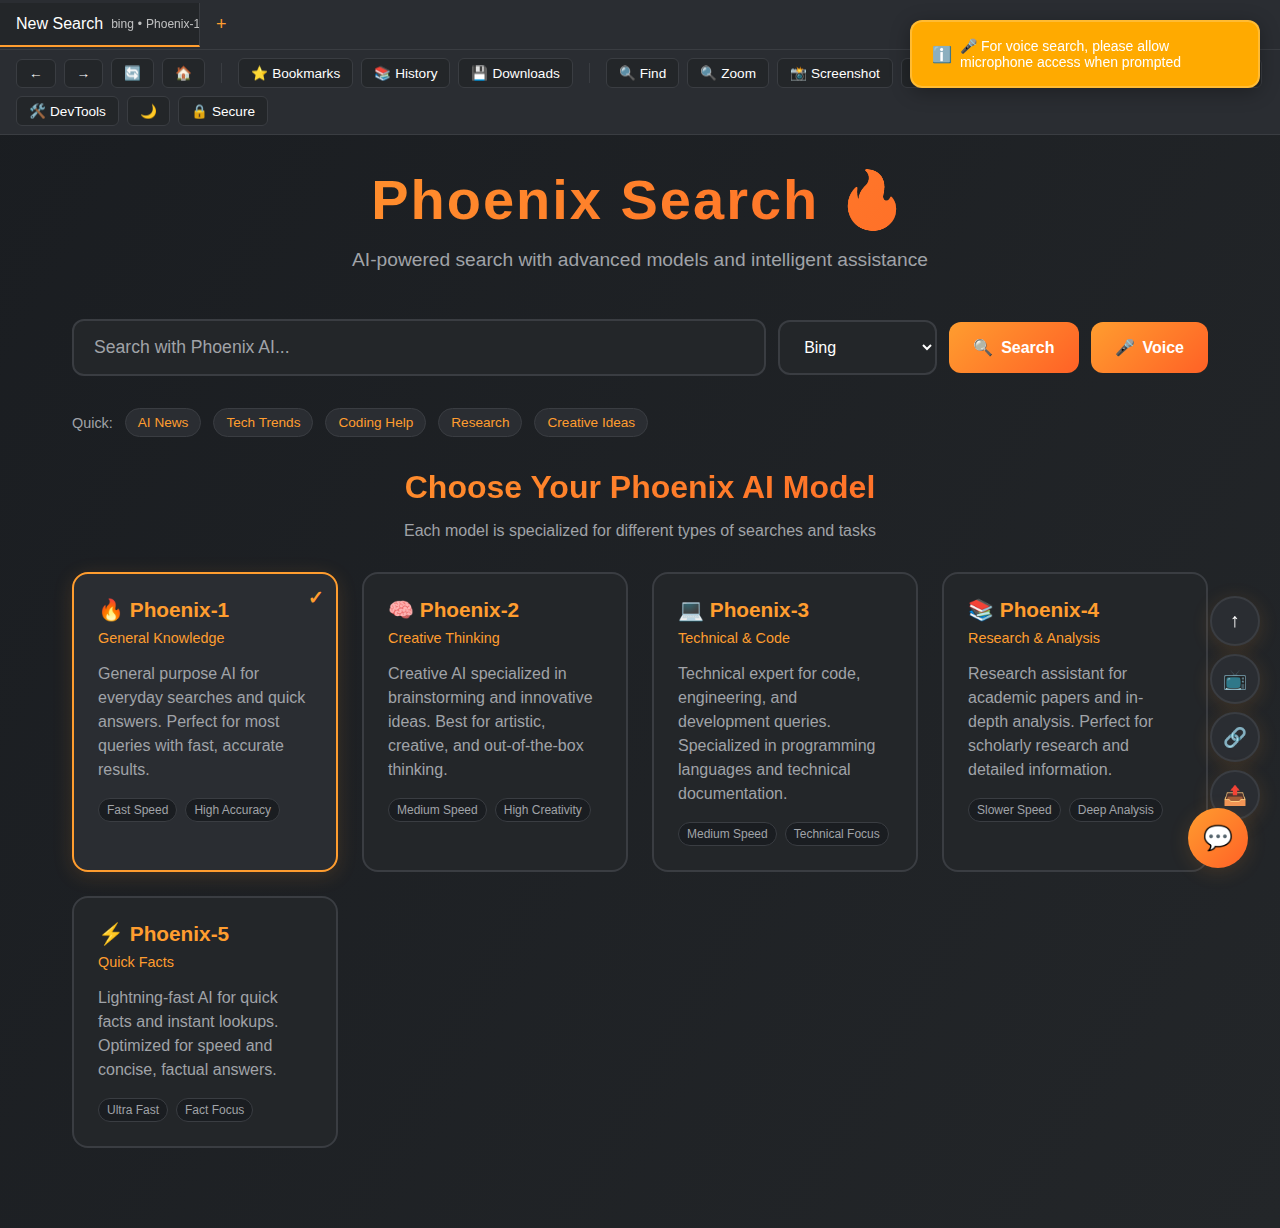
<file: phoenix-advanced-search.html>
<!DOCTYPE html>
<html lang="en">
<head>
    <meta charset="UTF-8">
    <meta name="viewport" content="width=device-width, initial-scale=1.0">
    <title>Phoenix Search - Advanced AI-Powered Search</title>
    <meta name="theme-color" content="#ff9d2f">
    <link rel="icon" href="[data-uri]" type="text/plain">
    <style>
        /* CSS Variables - Phoenix Theme */
        :root {
            --phoenix-orange: #ff9d2f;
            --phoenix-orange-dark: #ff6126;
            --phoenix-bg-dark: #1a1d21;
            --phoenix-bg-card: #232629;
            --phoenix-bg-elevated: #2a2d32;
            --phoenix-text: #ffffff;
            --phoenix-text-muted: #a0a3a8;
            --phoenix-border: #3a3d42;
            --phoenix-shadow: 0 4px 20px rgba(255, 157, 47, 0.15);
            --phoenix-shadow-elevated: 0 8px 32px rgba(26, 29, 33, 0.4);
            --gradient-phoenix: linear-gradient(135deg, #ff9d2f, #ff6126);
            --gradient-bg: linear-gradient(120deg, #1a1d21, #232629);
        }

        /* Reset and Base Styles */
        * {
            margin: 0;
            padding: 0;
            box-sizing: border-box;
        }

        body {
            font-family: 'Segoe UI', 'Apple Color Emoji', sans-serif;
            background: var(--gradient-bg);
            color: var(--phoenix-text);
            min-height: 100vh;
            overflow-x: hidden;
        }

        /* Scrollbar Styling */
        ::-webkit-scrollbar {
            width: 6px;
            height: 6px;
        }

        ::-webkit-scrollbar-track {
            background: var(--phoenix-bg-dark);
        }

        ::-webkit-scrollbar-thumb {
            background: var(--phoenix-orange);
            border-radius: 3px;
        }

        /* Main Container */
        .app-container {
            min-height: 100vh;
            display: flex;
            flex-direction: column;
        }

        /* Tab Bar */
        .tab-bar {
            background: var(--phoenix-bg-elevated);
            border-bottom: 1px solid var(--phoenix-border);
            display: flex;
            align-items: center;
            min-height: 50px;
            overflow-x: auto;
            scrollbar-width: none;
            -ms-overflow-style: none;
        }

        .tab-bar::-webkit-scrollbar {
            display: none;
        }

        .tab {
            display: flex;
            align-items: center;
            gap: 8px;
            padding: 12px 16px;
            background: transparent;
            color: var(--phoenix-text-muted);
            border: none;
            cursor: pointer;
            transition: all 0.2s ease;
            border-right: 1px solid var(--phoenix-border);
            min-width: 120px;
            max-width: 200px;
            position: relative;
            white-space: nowrap;
            overflow: hidden;
            text-overflow: ellipsis;
        }

        .tab.active {
            background: var(--phoenix-bg-card);
            color: var(--phoenix-text);
            border-bottom: 2px solid var(--phoenix-orange);
        }

        .tab:hover:not(.active) {
            background: rgba(255, 157, 47, 0.1);
            color: var(--phoenix-text);
        }

        .tab-close {
            background: none;
            border: none;
            color: var(--phoenix-text-muted);
            cursor: pointer;
            padding: 2px;
            border-radius: 50%;
            width: 18px;
            height: 18px;
            display: flex;
            align-items: center;
            justify-content: center;
            margin-left: auto;
            opacity: 0;
            transition: opacity 0.2s ease;
        }

        .tab:hover .tab-close {
            opacity: 1;
        }

        .tab-close:hover {
            background: rgba(255, 97, 38, 0.2);
            color: var(--phoenix-orange-dark);
        }

        .new-tab-btn {
            background: none;
            border: none;
            color: var(--phoenix-orange);
            cursor: pointer;
            padding: 12px 16px;
            font-size: 18px;
            transition: all 0.2s ease;
        }

        .new-tab-btn:hover {
            background: rgba(255, 157, 47, 0.1);
        }

        /* Main Content */
        .main-content {
            flex: 1;
            padding: 2rem;
            max-width: 1200px;
            margin: 0 auto;
            width: 100%;
        }

        /* Header */
        .header {
            text-align: center;
            margin-bottom: 3rem;
        }

        .title {
            font-size: 3.5rem;
            font-weight: bold;
            background: var(--gradient-phoenix);
            -webkit-background-clip: text;
            background-clip: text;
            -webkit-text-fill-color: transparent;
            margin-bottom: 1rem;
            letter-spacing: 2px;
        }

        .subtitle {
            font-size: 1.2rem;
            color: var(--phoenix-text-muted);
            margin-bottom: 2rem;
        }

        /* Search Form */
        .search-form {
            display: flex;
            gap: 12px;
            margin-bottom: 2rem;
            align-items: center;
            flex-wrap: wrap;
        }

        .search-input {
            flex: 1;
            min-width: 300px;
            padding: 16px 20px;
            border: 2px solid var(--phoenix-border);
            border-radius: 12px;
            background: var(--phoenix-bg-card);
            color: var(--phoenix-text);
            font-size: 1.1rem;
            outline: none;
            transition: all 0.3s ease;
        }

        .search-input:focus {
            border-color: var(--phoenix-orange);
            box-shadow: 0 0 0 3px rgba(255, 157, 47, 0.1);
        }

        .search-input::placeholder {
            color: var(--phoenix-text-muted);
        }

        .engine-select {
            padding: 16px 20px;
            border: 2px solid var(--phoenix-border);
            border-radius: 12px;
            background: var(--phoenix-bg-card);
            color: var(--phoenix-text);
            font-size: 1rem;
            outline: none;
            cursor: pointer;
            transition: all 0.3s ease;
        }

        .engine-select:focus {
            border-color: var(--phoenix-orange);
        }

        .search-btn, .voice-btn {
            padding: 16px 24px;
            border: none;
            border-radius: 12px;
            background: var(--gradient-phoenix);
            color: white;
            font-size: 1rem;
            font-weight: 600;
            cursor: pointer;
            transition: all 0.3s ease;
            display: flex;
            align-items: center;
            gap: 8px;
        }

        .search-btn:hover, .voice-btn:hover {
            transform: translateY(-2px);
            box-shadow: var(--phoenix-shadow);
        }

        .voice-btn.listening {
            animation: pulse 1s infinite;
            background: var(--phoenix-orange-dark);
        }

        @keyframes pulse {
            0%, 100% { transform: scale(1); }
            50% { transform: scale(1.05); }
        }

        /* Quick Access */
        .quick-access {
            display: flex;
            gap: 12px;
            margin-bottom: 2rem;
            flex-wrap: wrap;
            align-items: center;
        }

        .quick-label {
            color: var(--phoenix-text-muted);
            font-size: 0.9rem;
        }

        .quick-badge {
            background: var(--phoenix-bg-elevated);
            color: var(--phoenix-orange);
            padding: 6px 12px;
            border-radius: 20px;
            border: 1px solid var(--phoenix-border);
            cursor: pointer;
            transition: all 0.2s ease;
            font-size: 0.85rem;
        }

        .quick-badge:hover {
            background: var(--phoenix-orange);
            color: white;
            transform: translateY(-1px);
        }

        /* Model Selector */
        .model-selector {
            margin-bottom: 3rem;
        }

        .model-title {
            text-align: center;
            font-size: 2rem;
            font-weight: bold;
            background: var(--gradient-phoenix);
            -webkit-background-clip: text;
            background-clip: text;
            -webkit-text-fill-color: transparent;
            margin-bottom: 1rem;
        }

        .model-description {
            text-align: center;
            color: var(--phoenix-text-muted);
            margin-bottom: 2rem;
        }

        .models-grid {
            display: grid;
            grid-template-columns: repeat(auto-fit, minmax(250px, 1fr));
            gap: 1.5rem;
        }

        .model-card {
            background: var(--phoenix-bg-card);
            border: 2px solid var(--phoenix-border);
            border-radius: 16px;
            padding: 1.5rem;
            cursor: pointer;
            transition: all 0.3s ease;
            position: relative;
            overflow: hidden;
        }

        .model-card:hover {
            transform: translateY(-4px);
            box-shadow: var(--phoenix-shadow-elevated);
            border-color: var(--phoenix-orange);
        }

        .model-card.selected {
            border-color: var(--phoenix-orange);
            background: var(--phoenix-bg-elevated);
            box-shadow: var(--phoenix-shadow);
        }

        .model-card.selected::after {
            content: "✓";
            position: absolute;
            top: 12px;
            right: 12px;
            color: var(--phoenix-orange);
            font-weight: bold;
            font-size: 1.2rem;
        }

        .model-name {
            font-size: 1.3rem;
            font-weight: bold;
            color: var(--phoenix-orange);
            margin-bottom: 0.5rem;
        }

        .model-specialty {
            font-size: 0.9rem;
            color: var(--phoenix-orange);
            margin-bottom: 1rem;
            font-weight: 500;
        }

        .model-desc {
            color: var(--phoenix-text-muted);
            line-height: 1.5;
            margin-bottom: 1rem;
        }

        .model-badges {
            display: flex;
            gap: 8px;
        }

        .model-badge {
            background: var(--phoenix-bg-dark);
            color: var(--phoenix-text-muted);
            padding: 4px 8px;
            border-radius: 12px;
            font-size: 0.75rem;
            border: 1px solid var(--phoenix-border);
        }

        /* Search Results */
        .search-results {
            margin-top: 2rem;
        }

        .results-header {
            background: var(--phoenix-bg-elevated);
            border: 1px solid var(--phoenix-border);
            border-radius: 12px;
            padding: 1rem;
            margin-bottom: 1.5rem;
            display: flex;
            gap: 2rem;
            align-items: center;
            flex-wrap: wrap;
        }

        .result-badge {
            background: var(--phoenix-bg-card);
            color: var(--phoenix-orange);
            padding: 4px 12px;
            border-radius: 16px;
            font-size: 0.85rem;
            border: 1px solid var(--phoenix-border);
        }

        .result-card {
            background: var(--phoenix-bg-card);
            border: 1px solid var(--phoenix-border);
            border-radius: 16px;
            padding: 1.5rem;
            margin-bottom: 1rem;
            transition: all 0.3s ease;
        }

        .result-card:hover {
            border-color: var(--phoenix-orange);
            background: var(--phoenix-bg-elevated);
            transform: translateY(-1px);
        }

        .result-title {
            font-size: 1.2rem;
            font-weight: 600;
            color: var(--phoenix-text);
            margin-bottom: 0.5rem;
            text-decoration: none;
            display: block;
        }

        .result-title:hover {
            color: var(--phoenix-orange);
        }

        .result-url {
            color: var(--phoenix-orange);
            font-size: 0.9rem;
            margin-bottom: 0.5rem;
            display: flex;
            align-items: center;
            gap: 6px;
        }

        .result-snippet {
            color: var(--phoenix-text-muted);
            line-height: 1.6;
            margin-bottom: 1rem;
        }

        .result-actions {
            display: flex;
            gap: 8px;
        }

        .result-action {
            background: none;
            border: 1px solid var(--phoenix-border);
            color: var(--phoenix-text-muted);
            padding: 6px 12px;
            border-radius: 8px;
            cursor: pointer;
            transition: all 0.2s ease;
            font-size: 0.85rem;
        }

        .result-action:hover {
            background: var(--phoenix-orange);
            color: white;
            border-color: var(--phoenix-orange);
        }

        /* Chat Assistant */
        .chat-assistant {
            position: fixed;
            bottom: 2rem;
            right: 2rem;
            z-index: 1000;
            transition: all 0.3s ease;
        }

        .chat-toggle {
            width: 60px;
            height: 60px;
            border-radius: 50%;
            background: var(--gradient-phoenix);
            border: none;
            color: white;
            font-size: 1.5rem;
            cursor: pointer;
            box-shadow: var(--phoenix-shadow);
            transition: all 0.3s ease;
        }

        .chat-toggle:hover {
            transform: scale(1.1);
        }

        .chat-panel {
            position: absolute;
            bottom: 80px;
            right: 0;
            width: 380px;
            height: 500px;
            background: var(--phoenix-bg-card);
            border: 1px solid var(--phoenix-border);
            border-radius: 16px;
            box-shadow: var(--phoenix-shadow-elevated);
            display: none;
            flex-direction: column;
            overflow: hidden;
        }

        .chat-panel.active {
            display: flex;
        }

        .chat-header {
            background: var(--phoenix-bg-elevated);
            padding: 1rem;
            border-bottom: 1px solid var(--phoenix-border);
            display: flex;
            align-items: center;
            gap: 12px;
        }

        .chat-avatar {
            width: 32px;
            height: 32px;
            background: var(--gradient-phoenix);
            border-radius: 50%;
            display: flex;
            align-items: center;
            justify-content: center;
            color: white;
            font-size: 0.9rem;
        }

        .chat-info h3 {
            font-size: 1rem;
            color: var(--phoenix-text);
            margin-bottom: 2px;
        }

        .chat-info p {
            font-size: 0.8rem;
            color: var(--phoenix-text-muted);
        }

        .chat-messages {
            flex: 1;
            padding: 1rem;
            overflow-y: auto;
            display: flex;
            flex-direction: column;
            gap: 1rem;
        }

        .message {
            display: flex;
            gap: 8px;
            max-width: 85%;
        }

        .message.user {
            align-self: flex-end;
            flex-direction: row-reverse;
        }

        .message-avatar {
            width: 24px;
            height: 24px;
            border-radius: 50%;
            display: flex;
            align-items: center;
            justify-content: center;
            font-size: 0.7rem;
            flex-shrink: 0;
        }

        .message.bot .message-avatar {
            background: var(--gradient-phoenix);
            color: white;
        }

        .message.user .message-avatar {
            background: var(--phoenix-bg-elevated);
            color: var(--phoenix-text);
        }

        .message-content {
            background: var(--phoenix-bg-elevated);
            padding: 8px 12px;
            border-radius: 12px;
            font-size: 0.9rem;
            line-height: 1.4;
        }

        .message.user .message-content {
            background: var(--phoenix-orange);
            color: white;
        }

        .chat-input-form {
            padding: 1rem;
            border-top: 1px solid var(--phoenix-border);
            display: flex;
            gap: 8px;
        }

        .chat-input {
            flex: 1;
            padding: 8px 12px;
            border: 1px solid var(--phoenix-border);
            border-radius: 20px;
            background: var(--phoenix-bg-elevated);
            color: var(--phoenix-text);
            outline: none;
            font-size: 0.9rem;
        }

        .chat-input:focus {
            border-color: var(--phoenix-orange);
        }

        .chat-send {
            width: 36px;
            height: 36px;
            border-radius: 50%;
            background: var(--gradient-phoenix);
            border: none;
            color: white;
            cursor: pointer;
            display: flex;
            align-items: center;
            justify-content: center;
        }

        /* Loading Animation */
        .loading {
            display: flex;
            gap: 4px;
            align-items: center;
            justify-content: center;
            padding: 2rem;
        }

        .loading-dot {
            width: 8px;
            height: 8px;
            background: var(--phoenix-orange);
            border-radius: 50%;
            animation: loading 1s infinite ease-in-out;
        }

        .loading-dot:nth-child(2) { animation-delay: 0.2s; }
        .loading-dot:nth-child(3) { animation-delay: 0.4s; }

        @keyframes loading {
            0%, 100% { transform: scale(1); opacity: 0.7; }
            50% { transform: scale(1.2); opacity: 1; }
        }

        @keyframes slideInRight {
            from {
                transform: translateX(100%);
                opacity: 0;
            }
            to {
                transform: translateX(0);
                opacity: 1;
            }
        }

        @keyframes slideOutRight {
            from {
                transform: translateX(0);
                opacity: 1;
            }
            to {
                transform: translateX(100%);
                opacity: 0;
            }
        }

        /* Responsive Design */
        @media (max-width: 768px) {
            .main-content {
                padding: 1rem;
            }

            .title {
                font-size: 2.5rem;
            }

            .search-form {
                flex-direction: column;
            }

            .search-input {
                min-width: 100%;
            }

            .models-grid {
                grid-template-columns: 1fr;
            }

            .chat-panel {
                width: 320px;
                height: 400px;
            }

            .results-header {
                flex-direction: column;
                align-items: flex-start;
                gap: 1rem;
            }
        }

        /* Browser Features Styles */
        .browser-toolbar {
            background: var(--phoenix-bg-elevated);
            border-bottom: 1px solid var(--phoenix-border);
            padding: 8px 16px;
            display: flex;
            align-items: center;
            gap: 8px;
            flex-wrap: wrap;
        }

        .toolbar-btn {
            background: var(--phoenix-bg-card);
            border: 1px solid var(--phoenix-border);
            color: var(--phoenix-text);
            padding: 6px 12px;
            border-radius: 6px;
            cursor: pointer;
            font-size: 0.85rem;
            transition: all 0.2s ease;
            display: flex;
            align-items: center;
            gap: 4px;
        }

        .toolbar-btn:hover {
            background: var(--phoenix-bg-elevated);
            border-color: var(--phoenix-orange);
            color: var(--phoenix-orange);
        }

        .toolbar-btn.active {
            background: var(--phoenix-orange);
            color: white;
            border-color: var(--phoenix-orange);
        }

        .browser-sidebar {
            position: fixed;
            left: -300px;
            top: 0;
            width: 300px;
            height: 100vh;
            background: var(--phoenix-bg-card);
            border-right: 2px solid var(--phoenix-border);
            transition: left 0.3s ease;
            z-index: 1000;
            overflow-y: auto;
        }

        .browser-sidebar.active {
            left: 0;
        }

        .sidebar-header {
            background: var(--phoenix-bg-elevated);
            padding: 1rem;
            border-bottom: 1px solid var(--phoenix-border);
            display: flex;
            justify-content: space-between;
            align-items: center;
        }

        .sidebar-content {
            padding: 1rem;
        }

        .bookmark-item, .history-item {
            background: var(--phoenix-bg-elevated);
            border: 1px solid var(--phoenix-border);
            border-radius: 8px;
            padding: 12px;
            margin-bottom: 8px;
            cursor: pointer;
            transition: all 0.2s ease;
        }

        .bookmark-item:hover, .history-item:hover {
            border-color: var(--phoenix-orange);
            background: var(--phoenix-bg-card);
        }

        .bookmark-title, .history-title {
            font-weight: 600;
            color: var(--phoenix-text);
            margin-bottom: 4px;
            font-size: 0.9rem;
        }

        .bookmark-url, .history-url {
            color: var(--phoenix-text-muted);
            font-size: 0.8rem;
            word-break: break-all;
        }

        .find-bar {
            position: fixed;
            top: 60px;
            right: 20px;
            background: var(--phoenix-bg-elevated);
            border: 2px solid var(--phoenix-orange);
            border-radius: 8px;
            padding: 8px 12px;
            display: none;
            z-index: 1000;
            box-shadow: var(--phoenix-shadow);
        }

        .find-bar.active {
            display: flex;
            align-items: center;
            gap: 8px;
        }

        .find-input {
            background: var(--phoenix-bg-card);
            border: 1px solid var(--phoenix-border);
            color: var(--phoenix-text);
            padding: 4px 8px;
            border-radius: 4px;
            outline: none;
            width: 200px;
        }

        .zoom-controls {
            position: fixed;
            top: 100px;
            right: 20px;
            background: var(--phoenix-bg-elevated);
            border: 2px solid var(--phoenix-border);
            border-radius: 8px;
            padding: 8px;
            display: none;
            z-index: 1000;
            box-shadow: var(--phoenix-shadow);
        }

        .zoom-controls.active {
            display: flex;
            flex-direction: column;
            gap: 4px;
        }

        .security-indicator {
            position: fixed;
            top: 140px;
            right: 20px;
            background: var(--phoenix-bg-elevated);
            border: 2px solid;
            border-radius: 8px;
            padding: 8px 12px;
            display: none;
            z-index: 1000;
            box-shadow: var(--phoenix-shadow);
            font-size: 0.85rem;
        }

        .security-indicator.secure {
            border-color: #44ff44;
            color: #44ff44;
        }

        .security-indicator.warning {
            border-color: #ffaa00;
            color: #ffaa00;
        }

        .security-indicator.danger {
            border-color: #ff4444;
            color: #ff4444;
        }

        .reader-mode {
            position: fixed;
            top: 0;
            left: 0;
            width: 100vw;
            height: 100vh;
            background: #f5f5f5;
            color: #333;
            z-index: 10000;
            display: none;
            overflow-y: auto;
            padding: 2rem;
        }

        .reader-mode.active {
            display: block;
        }

        .reader-content {
            max-width: 800px;
            margin: 0 auto;
            font-family: 'Georgia', serif;
            line-height: 1.8;
            font-size: 1.1rem;
        }

        .floating-tools {
            position: fixed;
            bottom: 80px;
            right: 20px;
            display: flex;
            flex-direction: column;
            gap: 8px;
            z-index: 999;
        }

        .floating-btn {
            width: 50px;
            height: 50px;
            border-radius: 50%;
            background: var(--phoenix-bg-elevated);
            border: 2px solid var(--phoenix-border);
            color: var(--phoenix-text);
            cursor: pointer;
            display: flex;
            align-items: center;
            justify-content: center;
            font-size: 1.2rem;
            transition: all 0.3s ease;
            box-shadow: var(--phoenix-shadow);
        }

        .floating-btn:hover {
            background: var(--phoenix-orange);
            color: white;
            border-color: var(--phoenix-orange);
            transform: scale(1.1);
        }

        /* Utility Classes */
        .hidden { display: none !important; }
        .flex { display: flex; }
        .items-center { align-items: center; }
        .gap-2 { gap: 0.5rem; }
        .text-center { text-align: center; }
        .mb-4 { margin-bottom: 1rem; }
        .p-4 { padding: 1rem; }
    </style>
</head>
<body>
    <div class="app-container">
        <!-- Tab Bar -->
        <div class="tab-bar" id="tabBar">
            <!-- Tabs will be dynamically added here -->
        </div>

        <!-- Browser Toolbar -->
        <div class="browser-toolbar">
            <!-- Navigation Controls -->
            <button class="toolbar-btn" onclick="goBack()" title="Back (Alt+←)">
                <span>←</span>
            </button>
            <button class="toolbar-btn" onclick="goForward()" title="Forward (Alt+→)">
                <span>→</span>
            </button>
            <button class="toolbar-btn" onclick="refreshPage()" title="Refresh (Ctrl+R)">
                <span>🔄</span>
            </button>
            <button class="toolbar-btn" onclick="goHome()" title="Home">
                <span>🏠</span>
            </button>

            <!-- Divider -->
            <div style="width: 1px; height: 20px; background: var(--phoenix-border); margin: 0 8px;"></div>

            <!-- Browser Features -->
            <button class="toolbar-btn" onclick="toggleBookmarks()" title="Bookmarks (Ctrl+Shift+B)">
                <span>⭐</span> Bookmarks
            </button>
            <button class="toolbar-btn" onclick="toggleHistory()" title="History (Ctrl+H)">
                <span>📚</span> History
            </button>
            <button class="toolbar-btn" onclick="toggleDownloads()" title="Downloads (Ctrl+J)">
                <span>💾</span> Downloads
            </button>

            <!-- Divider -->
            <div style="width: 1px; height: 20px; background: var(--phoenix-border); margin: 0 8px;"></div>

            <!-- Tools -->
            <button class="toolbar-btn" onclick="toggleFindBar()" title="Find in page (Ctrl+F)">
                <span>🔍</span> Find
            </button>
            <button class="toolbar-btn" onclick="toggleZoomControls()" title="Zoom">
                <span>🔍</span> Zoom
            </button>
            <button class="toolbar-btn" onclick="takeScreenshot()" title="Screenshot">
                <span>📸</span> Screenshot
            </button>
            <button class="toolbar-btn" onclick="generateQR()" title="QR Code">
                <span>📱</span> QR
            </button>
            <button class="toolbar-btn" onclick="toggleReaderMode()" title="Reader Mode">
                <span>📖</span> Reader
            </button>
            <button class="toolbar-btn" onclick="translatePage()" title="Translate">
                <span>🌐</span> Translate
            </button>
            <button class="toolbar-btn" onclick="printPage()" title="Print (Ctrl+P)">
                <span>🖨️</span> Print
            </button>
            <button class="toolbar-btn" onclick="toggleDevTools()" title="Developer Tools (F12)">
                <span>🛠️</span> DevTools
            </button>

            <!-- Theme Toggle -->
            <button class="toolbar-btn" onclick="toggleTheme()" title="Toggle Theme">
                <span id="themeIcon">🌙</span>
            </button>

            <!-- Security Indicator -->
            <button class="toolbar-btn" onclick="showSecurity()" title="Security Info">
                <span id="securityIcon">🔒</span> Secure
            </button>
        </div>

        <!-- Main Content -->
        <div class="main-content">
            <!-- Header -->
            <div class="header" id="header">
                <h1 class="title">Phoenix Search 🔥</h1>
                <p class="subtitle">AI-powered search with advanced models and intelligent assistance</p>
            </div>

            <!-- Search Form -->
            <form class="search-form" id="searchForm">
                <input type="text" class="search-input" id="searchInput" placeholder="Search with Phoenix AI..." autocomplete="off">
                <select class="engine-select" id="engineSelect">
                    <option value="bing">Bing</option>
                    <option value="google">Google</option>
                    <option value="duckduckgo">DuckDuckGo</option>
                    <option value="brave">Brave</option>
                </select>
                <button type="submit" class="search-btn">
                    <span>🔍</span>
                    Search
                </button>
                <button type="button" class="voice-btn" id="voiceBtn">
                    <span>🎤</span>
                    Voice
                </button>
            </form>

            <!-- Quick Access -->
            <div class="quick-access">
                <span class="quick-label">Quick:</span>
                <div class="quick-badge" data-query="AI news today">AI News</div>
                <div class="quick-badge" data-query="latest tech trends">Tech Trends</div>
                <div class="quick-badge" data-query="programming tutorials">Coding Help</div>
                <div class="quick-badge" data-query="scientific research">Research</div>
                <div class="quick-badge" data-query="creative writing ideas">Creative Ideas</div>
            </div>

            <!-- Model Selector -->
            <div class="model-selector" id="modelSelector">
                <h2 class="model-title">Choose Your Phoenix AI Model</h2>
                <p class="model-description">Each model is specialized for different types of searches and tasks</p>
                <div class="models-grid">
                    <div class="model-card selected" data-model="Phoenix-1">
                        <div class="model-name">🔥 Phoenix-1</div>
                        <div class="model-specialty">General Knowledge</div>
                        <div class="model-desc">General purpose AI for everyday searches and quick answers. Perfect for most queries with fast, accurate results.</div>
                        <div class="model-badges">
                            <span class="model-badge">Fast Speed</span>
                            <span class="model-badge">High Accuracy</span>
                        </div>
                    </div>
                    
                    <div class="model-card" data-model="Phoenix-2">
                        <div class="model-name">🧠 Phoenix-2</div>
                        <div class="model-specialty">Creative Thinking</div>
                        <div class="model-desc">Creative AI specialized in brainstorming and innovative ideas. Best for artistic, creative, and out-of-the-box thinking.</div>
                        <div class="model-badges">
                            <span class="model-badge">Medium Speed</span>
                            <span class="model-badge">High Creativity</span>
                        </div>
                    </div>
                    
                    <div class="model-card" data-model="Phoenix-3">
                        <div class="model-name">💻 Phoenix-3</div>
                        <div class="model-specialty">Technical & Code</div>
                        <div class="model-desc">Technical expert for code, engineering, and development queries. Specialized in programming languages and technical documentation.</div>
                        <div class="model-badges">
                            <span class="model-badge">Medium Speed</span>
                            <span class="model-badge">Technical Focus</span>
                        </div>
                    </div>
                    
                    <div class="model-card" data-model="Phoenix-4">
                        <div class="model-name">📚 Phoenix-4</div>
                        <div class="model-specialty">Research & Analysis</div>
                        <div class="model-desc">Research assistant for academic papers and in-depth analysis. Perfect for scholarly research and detailed information.</div>
                        <div class="model-badges">
                            <span class="model-badge">Slower Speed</span>
                            <span class="model-badge">Deep Analysis</span>
                        </div>
                    </div>
                    
                    <div class="model-card" data-model="Phoenix-5">
                        <div class="model-name">⚡ Phoenix-5</div>
                        <div class="model-specialty">Quick Facts</div>
                        <div class="model-desc">Lightning-fast AI for quick facts and instant lookups. Optimized for speed and concise, factual answers.</div>
                        <div class="model-badges">
                            <span class="model-badge">Ultra Fast</span>
                            <span class="model-badge">Fact Focus</span>
                        </div>
                    </div>
                </div>
            </div>

            <!-- Search Results -->
            <div class="search-results hidden" id="searchResults">
                <div class="results-header">
                    <div class="flex items-center gap-2">
                        <span style="color: var(--phoenix-text-muted);">Engine:</span>
                        <span class="result-badge" id="currentEngine">Bing</span>
                    </div>
                    <div class="flex items-center gap-2">
                        <span style="color: var(--phoenix-text-muted);">Model:</span>
                        <span class="result-badge" id="currentModel">Phoenix-1</span>
                    </div>
                    <div class="flex items-center gap-2">
                        <span style="color: var(--phoenix-text-muted);">⏱️</span>
                        <span style="color: var(--phoenix-text-muted);" id="resultCount">0 results</span>
                    </div>
                </div>
                <div id="resultsContainer">
                    <!-- Results will be populated here -->
                </div>
            </div>
        </div>

        <!-- Browser Sidebar -->
        <div class="browser-sidebar" id="browserSidebar">
            <div class="sidebar-header">
                <h3 id="sidebarTitle">Bookmarks</h3>
                <button onclick="closeSidebar()" style="background: none; border: none; color: var(--phoenix-text-muted); cursor: pointer; font-size: 1.2rem;">×</button>
            </div>
            <div class="sidebar-content" id="sidebarContent">
                <!-- Content will be dynamically loaded -->
            </div>
        </div>

        <!-- Find Bar -->
        <div class="find-bar" id="findBar">
            <input type="text" class="find-input" id="findInput" placeholder="Find in page...">
            <button onclick="findNext()" style="background: none; border: none; color: var(--phoenix-orange); cursor: pointer;">↓</button>
            <button onclick="findPrev()" style="background: none; border: none; color: var(--phoenix-orange); cursor: pointer;">↑</button>
            <button onclick="closeFindBar()" style="background: none; border: none; color: var(--phoenix-text-muted); cursor: pointer;">×</button>
        </div>

        <!-- Zoom Controls -->
        <div class="zoom-controls" id="zoomControls">
            <button onclick="zoomIn()" class="toolbar-btn" style="margin: 0;">🔍+ Zoom In</button>
            <div style="text-align: center; margin: 4px 0; color: var(--phoenix-text);" id="zoomLevel">100%</div>
            <button onclick="zoomOut()" class="toolbar-btn" style="margin: 0;">🔍− Zoom Out</button>
            <button onclick="resetZoom()" class="toolbar-btn" style="margin: 0;">↺ Reset</button>
        </div>

        <!-- Security Indicator -->
        <div class="security-indicator secure" id="securityIndicator">
            🔒 Secure Connection
        </div>

        <!-- Reader Mode -->
        <div class="reader-mode" id="readerMode">
            <div class="reader-content">
                <div style="text-align: center; margin-bottom: 2rem;">
                    <button onclick="toggleReaderMode()" style="background: var(--phoenix-orange); color: white; border: none; padding: 8px 16px; border-radius: 6px; cursor: pointer;">× Exit Reader Mode</button>
                </div>
                <div id="readerContent">
                    <h1>Phoenix Search - Reader Mode</h1>
                    <p>This is a clean, distraction-free reading experience. The content has been optimized for readability with improved typography and spacing.</p>
                    <p>Reader mode removes ads, navigation elements, and other distractions to help you focus on the content that matters.</p>
                </div>
            </div>
        </div>

        <!-- Floating Tools -->
        <div class="floating-tools">
            <button class="floating-btn" onclick="scrollToTop()" title="Scroll to Top">
                ↑
            </button>
            <button class="floating-btn" onclick="togglePictureInPicture()" title="Picture in Picture">
                📺
            </button>
            <button class="floating-btn" onclick="copyPageURL()" title="Copy Page URL">
                🔗
            </button>
            <button class="floating-btn" onclick="shareCurrentPage()" title="Share Page">
                📤
            </button>
        </div>

        <!-- Chat Assistant -->
        <div class="chat-assistant">
            <div class="chat-panel" id="chatPanel">
                <div class="chat-header">
                    <div class="chat-avatar">🤖</div>
                    <div class="chat-info">
                        <h3>Phoenix AI Assistant</h3>
                        <p id="chatModel">Phoenix-1</p>
                    </div>
                    <button class="chat-close" id="chatClose" style="margin-left: auto; background: none; border: none; color: var(--phoenix-text-muted); cursor: pointer; padding: 4px;">✕</button>
                </div>
                <div class="chat-messages" id="chatMessages">
                    <div class="message bot">
                        <div class="message-avatar">🤖</div>
                        <div class="message-content">
                            Hi! I'm Phoenix AI. I'm here to help with your search queries and provide detailed explanations. What would you like to know?
                        </div>
                    </div>
                </div>
                <form class="chat-input-form" id="chatForm">
                    <input type="text" class="chat-input" id="chatInput" placeholder="Ask Phoenix AI..." autocomplete="off">
                    <button type="submit" class="chat-send">📤</button>
                </form>
            </div>
            <button class="chat-toggle" id="chatToggle">💬</button>
        </div>
    </div>

    <script>
        // Global State
        let tabs = [];
        let activeTabId = null;
        let selectedModel = 'Phoenix-1';
        let isVoiceListening = false;
        let searchHistory = [];
        let chatMessages = [];
        let bookmarks = [];
        let browsingHistory = [];
        let downloads = [];
        let currentZoom = 100;
        let isDarkTheme = true;
        let currentSidebar = null;

        // Initialize Application
        document.addEventListener('DOMContentLoaded', function() {
            initializeApp();
            setupEventListeners();
            loadSavedData();
            requestMicrophonePermission();
        });

        // Request microphone permission on page load
        function requestMicrophonePermission() {
            if (navigator.mediaDevices && navigator.mediaDevices.getUserMedia) {
                navigator.mediaDevices.getUserMedia({ audio: true })
                    .then(function(stream) {
                        // Permission granted, stop the stream
                        stream.getTracks().forEach(track => track.stop());
                        console.log('🎤 Microphone permission granted');
                        showNotification('🎤 Microphone ready for voice search!', 'success');
                    })
                    .catch(function(error) {
                        console.log('🎤 Microphone permission denied:', error);
                        showNotification('🎤 For voice search, please allow microphone access when prompted', 'warning');
                    });
            }
        }

        function initializeApp() {
            // Create initial tab
            const initialTab = createTab('New Search', '', selectedModel, 'bing');
            tabs.push(initialTab);
            activeTabId = initialTab.id;
            renderTabs();
        }

        function createTab(title, query = '', model = selectedModel, engine = 'bing') {
            return {
                id: Date.now() + Math.random(),
                title: title || 'New Search',
                query: query,
                model: model,
                engine: engine,
                timestamp: new Date(),
                hasResults: false
            };
        }

        function setupEventListeners() {
            // Search form
            document.getElementById('searchForm').addEventListener('submit', handleSearch);
            
            // Voice search
            document.getElementById('voiceBtn').addEventListener('click', handleVoiceSearch);
            
            // Model selection
            document.querySelectorAll('.model-card').forEach(card => {
                card.addEventListener('click', () => {
                    const model = card.dataset.model;
                    selectModel(model);
                });
            });

            // Quick access badges
            document.querySelectorAll('.quick-badge').forEach(badge => {
                badge.addEventListener('click', () => {
                    const query = badge.dataset.query;
                    document.getElementById('searchInput').value = query;
                    performSearch(query);
                });
            });

            // Chat functionality
            document.getElementById('chatToggle').addEventListener('click', toggleChat);
            document.getElementById('chatClose').addEventListener('click', toggleChat);
            document.getElementById('chatForm').addEventListener('submit', handleChatMessage);

            // Tab functionality
            document.addEventListener('click', function(e) {
                if (e.target.matches('.new-tab-btn')) {
                    addNewTab();
                } else if (e.target.matches('.tab-close')) {
                    e.stopPropagation();
                    const tabId = e.target.closest('.tab').dataset.tabId;
                    closeTab(tabId);
                } else if (e.target.matches('.tab') || e.target.closest('.tab')) {
                    const tab = e.target.matches('.tab') ? e.target : e.target.closest('.tab');
                    const tabId = tab.dataset.tabId;
                    switchToTab(tabId);
                }
            });

            // Keyboard shortcuts
            document.addEventListener('keydown', handleKeyboardShortcuts);

            // Find bar functionality
            document.getElementById('findInput').addEventListener('input', performFind);
            document.getElementById('findInput').addEventListener('keydown', function(e) {
                if (e.key === 'Enter') {
                    if (e.shiftKey) {
                        findPrev();
                    } else {
                        findNext();
                    }
                } else if (e.key === 'Escape') {
                    closeFindBar();
                }
            });

            // Load saved browser data
            loadBrowserData();
        }

        function handleSearch(e) {
            e.preventDefault();
            const query = document.getElementById('searchInput').value.trim();
            if (query) {
                performSearch(query);
            }
        }

        function performSearch(query) {
            const engine = document.getElementById('engineSelect').value;
            
            // Update active tab
            if (activeTabId) {
                const tabIndex = tabs.findIndex(tab => tab.id === activeTabId);
                if (tabIndex !== -1) {
                    tabs[tabIndex].query = query;
                    tabs[tabIndex].title = query.length > 20 ? query.slice(0, 20) + '...' : query;
                    tabs[tabIndex].engine = engine;
                    tabs[tabIndex].model = selectedModel;
                    tabs[tabIndex].hasResults = true;
                    renderTabs();
                }
            }

            // Add to search history
            if (!searchHistory.includes(query)) {
                searchHistory.unshift(query);
                searchHistory = searchHistory.slice(0, 10);
            }

            // Add Phoenix model prefix for enhanced search
            const modelPrefix = `[${selectedModel}] `;
            const enhancedQuery = modelPrefix + query;

            // Open real search engine in new tab/window
            let searchUrl;
            switch(engine) {
                case 'bing':
                    searchUrl = `https://www.bing.com/search?q=${encodeURIComponent(enhancedQuery)}`;
                    break;
                case 'google':
                    searchUrl = `https://www.google.com/search?q=${encodeURIComponent(enhancedQuery)}`;
                    break;
                case 'duckduckgo':
                    searchUrl = `https://duckduckgo.com/?q=${encodeURIComponent(enhancedQuery)}`;
                    break;
                case 'brave':
                    searchUrl = `https://search.brave.com/search?q=${encodeURIComponent(enhancedQuery)}`;
                    break;
                default:
                    searchUrl = `https://www.google.com/search?q=${encodeURIComponent(enhancedQuery)}`;
            }

            // Show search options with iframe capability
            showSearchOptions(query, engine, selectedModel, searchUrl);

            // Hide model selector and show results
            document.getElementById('modelSelector').classList.add('hidden');
            document.getElementById('header').classList.add('hidden');

            saveData();
        }

        function showSearchOptions(query, engine, model, searchUrl) {
            const resultsContainer = document.getElementById('searchResults');
            const currentEngine = document.getElementById('currentEngine');
            const currentModel = document.getElementById('currentModel');
            const resultCount = document.getElementById('resultCount');
            const resultsContent = document.getElementById('resultsContainer');

            currentEngine.textContent = engine.charAt(0).toUpperCase() + engine.slice(1);
            currentModel.textContent = model;
            
            resultsContainer.classList.remove('hidden');

            // Create search options interface
            resultsContent.innerHTML = `
                <div style="margin-bottom: 2rem;">
                    <div style="background: var(--phoenix-bg-elevated); border-radius: 16px; border: 2px solid var(--phoenix-orange); padding: 1.5rem;">
                        <div style="text-align: center; margin-bottom: 1.5rem;">
                            <h3 style="color: var(--phoenix-orange); margin-bottom: 0.5rem;">🔍 Search with ${engine.charAt(0).toUpperCase() + engine.slice(1)}</h3>
                            <p style="color: var(--phoenix-text-muted); font-size: 0.9rem;">
                                <strong>Enhanced Query:</strong> "${query}" (powered by ${model})
                            </p>
                        </div>
                        
                        <div style="display: grid; grid-template-columns: repeat(auto-fit, minmax(200px, 1fr)); gap: 1rem; margin-bottom: 1.5rem;">
                            <button onclick="openInNewTab('${searchUrl}')" style="
                                padding: 12px 20px;
                                background: var(--gradient-phoenix);
                                color: white;
                                border: none;
                                border-radius: 12px;
                                font-weight: 600;
                                cursor: pointer;
                                transition: all 0.3s ease;
                                display: flex;
                                align-items: center;
                                justify-content: center;
                                gap: 8px;
                            " onmouseover="this.style.transform='translateY(-2px)'" onmouseout="this.style.transform='translateY(0)'">
                                🚀 Open in New Tab
                            </button>
                            
                            <button onclick="showEmbeddedSearch('${query}', '${engine}', '${model}', '${searchUrl}')" style="
                                padding: 12px 20px;
                                background: var(--phoenix-bg-card);
                                color: var(--phoenix-orange);
                                border: 2px solid var(--phoenix-orange);
                                border-radius: 12px;
                                font-weight: 600;
                                cursor: pointer;
                                transition: all 0.3s ease;
                                display: flex;
                                align-items: center;
                                justify-content: center;
                                gap: 8px;
                            " onmouseover="this.style.transform='translateY(-2px)'" onmouseout="this.style.transform='translateY(0)'">
                                📱 Embed Here
                            </button>
                            
                            <button onclick="openInSidebar('${query}', '${engine}', '${model}', '${searchUrl}')" style="
                                padding: 12px 20px;
                                background: var(--phoenix-bg-card);
                                color: var(--phoenix-text);
                                border: 2px solid var(--phoenix-border);
                                border-radius: 12px;
                                font-weight: 600;
                                cursor: pointer;
                                transition: all 0.3s ease;
                                display: flex;
                                align-items: center;
                                justify-content: center;
                                gap: 8px;
                            " onmouseover="this.style.backgroundColor='var(--phoenix-bg-elevated)'" onmouseout="this.style.backgroundColor='var(--phoenix-bg-card)'">
                                📋 Split View
                            </button>
                        </div>
                        
                        <div style="text-align: center;">
                            <p style="color: var(--phoenix-text-muted); font-size: 0.85rem; margin: 0;">
                                💡 Choose how you want to view your search results
                            </p>
                        </div>
                    </div>
                </div>
            `;

            resultCount.textContent = 'Choose search method';
            
            // Auto-open in new tab after 3 seconds if no choice made
            setTimeout(() => {
                showNotification('⏰ Auto-opening in new tab...', 'info');
                setTimeout(() => {
                    openInNewTab(searchUrl);
                }, 1000);
            }, 3000);
        }

        function openInNewTab(searchUrl) {
            try {
                const newWindow = window.open(searchUrl, '_blank');
                if (!newWindow) {
                    showNotification('❌ Popup blocked! Please allow popups or try embed option.', 'error');
                } else {
                    showNotification('🚀 Opened search in new tab!', 'success');
                }
            } catch (error) {
                console.error('Error opening new tab:', error);
                showNotification('❌ Failed to open new tab. Try the embed option.', 'error');
            }
        }

        function showEmbeddedSearch(query, engine, model, searchUrl) {
            const resultsContent = document.getElementById('resultsContainer');
            const resultCount = document.getElementById('resultCount');
            
            showNotification(`📱 Loading embedded ${engine} search...`, 'info');

            resultsContent.innerHTML = `
                <div style="margin-bottom: 1rem;">
                    <div style="display: flex; justify-content: space-between; align-items: center; padding: 1rem; background: var(--phoenix-bg-elevated); border-radius: 12px; border: 2px solid var(--phoenix-orange);">
                        <div>
                            <h3 style="color: var(--phoenix-orange); margin: 0; font-size: 1.1rem;">🌐 ${engine.charAt(0).toUpperCase() + engine.slice(1)} Search (Embedded)</h3>
                            <p style="color: var(--phoenix-text-muted); margin: 4px 0 0 0; font-size: 0.85rem;">"${query}" powered by ${model}</p>
                        </div>
                        <div style="display: flex; gap: 8px;">
                            <button onclick="toggleIframeFullscreen()" style="
                                padding: 6px 12px;
                                background: var(--phoenix-orange);
                                color: white;
                                border: none;
                                border-radius: 6px;
                                font-size: 0.8rem;
                                cursor: pointer;
                            ">⛶ Fullscreen</button>
                            <button onclick="refreshIframe()" style="
                                padding: 6px 12px;
                                background: var(--phoenix-bg-card);
                                color: var(--phoenix-orange);
                                border: 1px solid var(--phoenix-orange);
                                border-radius: 6px;
                                font-size: 0.8rem;
                                cursor: pointer;
                            ">🔄 Refresh</button>
                            <button onclick="closeEmbedded()" style="
                                padding: 6px 12px;
                                background: var(--phoenix-bg-card);
                                color: var(--phoenix-text-muted);
                                border: 1px solid var(--phoenix-border);
                                border-radius: 6px;
                                font-size: 0.8rem;
                                cursor: pointer;
                            ">✕ Close</button>
                        </div>
                    </div>
                </div>
                
                <div id="iframeContainer" style="border-radius: 12px; overflow: hidden; border: 2px solid var(--phoenix-border); position: relative;">
                    <div id="iframeLoader" style="
                        position: absolute;
                        top: 0;
                        left: 0;
                        right: 0;
                        bottom: 0;
                        background: var(--phoenix-bg-card);
                        display: flex;
                        align-items: center;
                        justify-content: center;
                        z-index: 10;
                    ">
                        <div style="text-align: center;">
                            <div class="loading" style="margin-bottom: 1rem;">
                                <div class="loading-dot"></div>
                                <div class="loading-dot"></div>
                                <div class="loading-dot"></div>
                            </div>
                            <p style="color: var(--phoenix-text-muted);">Loading search results...</p>
                        </div>
                    </div>
                    <iframe 
                        id="searchIframe"
                        src="${searchUrl}" 
                        style="width: 100%; height: 70vh; border: none; background: white;" 
                        frameborder="0"
                        sandbox="allow-same-origin allow-scripts allow-forms allow-popups allow-popups-to-escape-sandbox allow-top-navigation"
                        loading="lazy"
                        onload="hideIframeLoader()">
                    </iframe>
                </div>
                
                <div style="margin-top: 1rem; text-align: center;">
                    <p style="color: var(--phoenix-text-muted); font-size: 0.85rem;">
                        💡 <strong>Tips:</strong> Use fullscreen for better viewing • Double-click iframe to exit fullscreen • Some features may be limited in embedded mode
                    </p>
                </div>
            `;

            resultCount.textContent = `Embedded ${engine} results`;
        }

        function openInSidebar(query, engine, model, searchUrl) {
            const resultsContent = document.getElementById('resultsContainer');
            const resultCount = document.getElementById('resultCount');
            
            showNotification(`📋 Loading split view for ${engine}...`, 'info');

            resultsContent.innerHTML = `
                <div style="display: grid; grid-template-columns: 1fr 1fr; gap: 1rem; height: 80vh;">
                    <!-- Left Panel: Mock Results -->
                    <div style="background: var(--phoenix-bg-card); border-radius: 12px; border: 2px solid var(--phoenix-border); overflow: hidden;">
                        <div style="padding: 1rem; background: var(--phoenix-bg-elevated); border-bottom: 1px solid var(--phoenix-border);">
                            <h3 style="color: var(--phoenix-orange); margin: 0; font-size: 1rem;">📊 Phoenix AI Results</h3>
                            <p style="color: var(--phoenix-text-muted); margin: 4px 0 0 0; font-size: 0.8rem;">AI-powered insights for "${query}"</p>
                        </div>
                        <div id="mockResultsPanel" style="padding: 1rem; height: calc(100% - 80px); overflow-y: auto;">
                            <div class="loading">
                                <div class="loading-dot"></div>
                                <div class="loading-dot"></div>
                                <div class="loading-dot"></div>
                            </div>
                        </div>
                    </div>
                    
                    <!-- Right Panel: Live Search -->
                    <div style="background: var(--phoenix-bg-card); border-radius: 12px; border: 2px solid var(--phoenix-border); overflow: hidden;">
                        <div style="padding: 1rem; background: var(--phoenix-bg-elevated); border-bottom: 1px solid var(--phoenix-border); display: flex; justify-content: space-between; align-items: center;">
                            <div>
                                <h3 style="color: var(--phoenix-orange); margin: 0; font-size: 1rem;">🌐 Live ${engine.charAt(0).toUpperCase() + engine.slice(1)} Results</h3>
                                <p style="color: var(--phoenix-text-muted); margin: 4px 0 0 0; font-size: 0.8rem;">Real-time search results</p>
                            </div>
                            <button onclick="openInNewTab('${searchUrl}')" style="
                                padding: 4px 8px;
                                background: var(--phoenix-orange);
                                color: white;
                                border: none;
                                border-radius: 4px;
                                font-size: 0.75rem;
                                cursor: pointer;
                            ">🔗 Open Full</button>
                        </div>
                        <iframe 
                            src="${searchUrl}" 
                            style="width: 100%; height: calc(100% - 80px); border: none; background: white;" 
                            frameborder="0"
                            sandbox="allow-same-origin allow-scripts allow-forms allow-popups allow-popups-to-escape-sandbox"
                            loading="lazy">
                        </iframe>
                    </div>
                </div>
            `;

            resultCount.textContent = `Split view: Phoenix AI + ${engine}`;
            
            // Load mock results in left panel
            setTimeout(() => {
                const mockResults = generateMockResults(query, model);
                document.getElementById('mockResultsPanel').innerHTML = mockResults.map(result => `
                    <div style="margin-bottom: 1.5rem; padding: 1rem; background: var(--phoenix-bg-elevated); border-radius: 8px; border: 1px solid var(--phoenix-border);">
                        <h4 style="color: var(--phoenix-text); margin: 0 0 0.5rem 0; font-size: 0.9rem;">${result.title}</h4>
                        <p style="color: var(--phoenix-text-muted); font-size: 0.8rem; line-height: 1.4; margin: 0 0 0.5rem 0;">${result.snippet}</p>
                        <div style="display: flex; justify-content: space-between; align-items: center;">
                            <span style="color: var(--phoenix-orange); font-size: 0.75rem;">${result.domain}</span>
                            <span style="color: var(--phoenix-orange); font-size: 0.75rem; font-weight: 600;">${result.confidence}% match</span>
                        </div>
                    </div>
                `).join('');
            }, 1000);
        }

        // Iframe utility functions
        function hideIframeLoader() {
            const loader = document.getElementById('iframeLoader');
            if (loader) {
                loader.style.display = 'none';
            }
        }

        function toggleIframeFullscreen() {
            const iframe = document.getElementById('searchIframe');
            const container = document.getElementById('iframeContainer');
            
            if (!iframe || !container) return;
            
            if (iframe.style.position === 'fixed') {
                // Exit fullscreen
                iframe.style.cssText = 'width: 100%; height: 70vh; border: none; background: white;';
                container.style.cssText = 'border-radius: 12px; overflow: hidden; border: 2px solid var(--phoenix-border); position: relative;';
                document.body.style.overflow = 'auto';
                showNotification('📱 Exited fullscreen mode', 'info');
            } else {
                // Enter fullscreen
                iframe.style.cssText = `
                    position: fixed;
                    top: 0;
                    left: 0;
                    width: 100vw;
                    height: 100vh;
                    z-index: 10000;
                    border: none;
                    background: white;
                `;
                container.style.cssText = 'position: relative;';
                document.body.style.overflow = 'hidden';
                showNotification('⛶ Entered fullscreen mode - double-click to exit', 'info');
                
                // Add double-click to exit fullscreen
                iframe.ondblclick = toggleIframeFullscreen;
            }
        }

        function refreshIframe() {
            const iframe = document.getElementById('searchIframe');
            if (iframe) {
                const currentSrc = iframe.src;
                iframe.src = '';
                setTimeout(() => {
                    iframe.src = currentSrc;
                    showNotification('🔄 Refreshed embedded search', 'info');
                }, 100);
            }
        }

        function closeEmbedded() {
            showNotification('✕ Closing embedded view...', 'info');
            setTimeout(() => {
                resetToSearchMode();
            }, 500);
        }

        function showSearchResults(query, engine, model) {
            const resultsContainer = document.getElementById('searchResults');
            const currentEngine = document.getElementById('currentEngine');
            const currentModel = document.getElementById('currentModel');
            const resultCount = document.getElementById('resultCount');
            const resultsContent = document.getElementById('resultsContainer');

            currentEngine.textContent = engine.charAt(0).toUpperCase() + engine.slice(1);
            currentModel.textContent = model;
            
            resultsContainer.classList.remove('hidden');

            // Show loading
            resultsContent.innerHTML = '<div class="loading"><div class="loading-dot"></div><div class="loading-dot"></div><div class="loading-dot"></div></div>';

            // Simulate search delay and show results
            setTimeout(() => {
                const mockResults = generateMockResults(query, model);
                resultCount.textContent = `${mockResults.length} results`;
                displayResults(mockResults);
            }, 1500);
        }

        function showBingEmbeddedSearch(query, model, searchUrl) {
            const resultsContainer = document.getElementById('searchResults');
            const currentEngine = document.getElementById('currentEngine');
            const currentModel = document.getElementById('currentModel');
            const resultCount = document.getElementById('resultCount');
            const resultsContent = document.getElementById('resultsContainer');

            currentEngine.textContent = 'Bing (Embedded)';
            currentModel.textContent = model;
            
            resultsContainer.classList.remove('hidden');

            // Show embedded Bing search with options
            resultsContent.innerHTML = `
                <div style="margin-bottom: 1rem; padding: 1rem; background: var(--phoenix-bg-elevated); border-radius: 16px; border: 2px solid var(--phoenix-orange);">
                    <div style="display: flex; justify-content: space-between; align-items: center; margin-bottom: 1rem;">
                        <h3 style="color: var(--phoenix-orange); margin: 0;">🔍 Bing Search Results</h3>
                        <div style="display: flex; gap: 10px;">
                            <a href="${searchUrl}" target="_blank" style="
                                padding: 8px 16px; 
                                background: var(--gradient-phoenix); 
                                color: white; 
                                text-decoration: none; 
                                border-radius: 8px; 
                                font-size: 0.9rem;
                                font-weight: 600;
                            ">🔗 Open in New Tab</a>
                            <button onclick="toggleFullscreenIframe()" style="
                                padding: 8px 16px; 
                                background: var(--phoenix-bg-card); 
                                color: var(--phoenix-orange);
                                border: 1px solid var(--phoenix-orange);
                                border-radius: 8px; 
                                font-size: 0.9rem;
                                cursor: pointer;
                            ">⛶ Fullscreen</button>
                        </div>
                    </div>
                    <p style="color: var(--phoenix-text-muted); margin: 0; font-size: 0.9rem;">
                        <strong>Enhanced Query:</strong> "${query}" (with ${model} AI assistance)
                    </p>
                </div>
                
                <div id="iframeContainer" style="border-radius: 12px; overflow: hidden; border: 2px solid var(--phoenix-border);">
                    <iframe 
                        id="searchIframe"
                        src="${searchUrl}" 
                        style="width: 100%; height: 600px; border: none; background: white;" 
                        frameborder="0"
                        sandbox="allow-same-origin allow-scripts allow-forms allow-popups allow-popups-to-escape-sandbox"
                        loading="lazy">
                    </iframe>
                </div>
                
                <div style="margin-top: 1rem; text-align: center;">
                    <p style="color: var(--phoenix-text-muted); font-size: 0.85rem;">
                        💡 <strong>Tip:</strong> Double-click the iframe to exit fullscreen mode
                    </p>
                </div>
            `;

            resultCount.textContent = 'Live Bing results';
        }

        function toggleFullscreenIframe() {
            const iframe = document.getElementById('searchIframe');
            const container = document.getElementById('iframeContainer');
            
            if (iframe.style.position === 'fixed') {
                // Exit fullscreen
                iframe.style.cssText = 'width: 100%; height: 600px; border: none; background: white;';
                container.style.cssText = 'border-radius: 12px; overflow: hidden; border: 2px solid var(--phoenix-border);';
                document.body.style.overflow = 'auto';
            } else {
                // Enter fullscreen
                iframe.style.cssText = `
                    position: fixed;
                    top: 0;
                    left: 0;
                    width: 100vw;
                    height: 100vh;
                    z-index: 9999;
                    border: none;
                    background: white;
                `;
                container.style.cssText = 'position: relative;';
                document.body.style.overflow = 'hidden';
                
                // Add double-click to exit fullscreen
                iframe.ondblclick = toggleFullscreenIframe;
            }
        }

        function showSearchResultsWithLink(query, engine, model, searchUrl) {
            const resultsContainer = document.getElementById('searchResults');
            const currentEngine = document.getElementById('currentEngine');
            const currentModel = document.getElementById('currentModel');
            const resultCount = document.getElementById('resultCount');
            const resultsContent = document.getElementById('resultsContainer');

            currentEngine.textContent = engine.charAt(0).toUpperCase() + engine.slice(1);
            currentModel.textContent = model;
            
            resultsContainer.classList.remove('hidden');

            // Show popup blocked message with direct link
            resultsContent.innerHTML = `
                <div style="text-align: center; padding: 2rem; background: var(--phoenix-bg-elevated); border-radius: 16px; border: 2px solid var(--phoenix-orange);">
                    <h3 style="color: var(--phoenix-orange); margin-bottom: 1rem;">🚫 Popup Blocked</h3>
                    <p style="color: var(--phoenix-text-muted); margin-bottom: 1.5rem;">
                        Your browser blocked the search popup. Click the button below to open ${engine.charAt(0).toUpperCase() + engine.slice(1)} search:
                    </p>
                    <a href="${searchUrl}" target="_blank" style="
                        display: inline-block;
                        padding: 12px 24px; 
                        background: var(--gradient-phoenix); 
                        color: white; 
                        text-decoration: none; 
                        border-radius: 12px; 
                        font-weight: 600;
                        transition: all 0.3s ease;
                    " onmouseover="this.style.transform='translateY(-2px)'" onmouseout="this.style.transform='translateY(0)'">
                        🔍 Open ${engine.charAt(0).toUpperCase() + engine.slice(1)} Search
                    </a>
                    <p style="color: var(--phoenix-text-muted); margin-top: 1rem; font-size: 0.9rem;">
                        <strong>Enhanced Query:</strong> "${query}" (with ${model} AI assistance)
                    </p>
                </div>
            `;

            resultCount.textContent = '1 search link';
            
            // Also show mock results below
            setTimeout(() => {
                const mockResults = generateMockResults(query, model);
                resultsContent.innerHTML += `
                    <div style="margin-top: 2rem;">
                        <h3 style="color: var(--phoenix-orange); margin-bottom: 1rem;">📊 Preview Results (Simulated)</h3>
                        ${mockResults.map(result => `
                            <div class="result-card">
                                <a href="${result.url}" target="_blank" class="result-title">${result.title}</a>
                                <div class="result-url">
                                    <span>🔗</span>
                                    <span>${result.domain}</span>
                                    <span style="margin-left: auto; font-size: 0.8rem; color: var(--phoenix-orange);">${result.confidence}% match</span>
                                </div>
                                <div class="result-snippet">${result.snippet}</div>
                                <div class="result-actions">
                                    <button class="result-action" onclick="favoriteResult(${result.id})">⭐ Favorite</button>
                                    <button class="result-action" onclick="copyResult('${result.url}')">📋 Copy Link</button>
                                    <button class="result-action" onclick="shareResult('${result.title}', '${result.url}')">📤 Share</button>
                                    <button class="result-action" onclick="newTabResult('${result.url}')">🔗 New Tab</button>
                                </div>
                            </div>
                        `).join('')}
                    </div>
                `;
            }, 500);
        }

        function generateMockResults(query, model) {
            return [
                {
                    id: 1,
                    title: `${query} - Complete Guide and Tutorial`,
                    url: `https://example.com/${query.toLowerCase().replace(/\s+/g, '-')}`,
                    domain: 'example.com',
                    snippet: `Everything you need to know about ${query}. Comprehensive guide with examples, best practices, and expert insights powered by ${model}.`,
                    confidence: 95
                },
                {
                    id: 2,
                    title: `Advanced ${query} Techniques and Methods`,
                    url: `https://docs.example.com/${query.toLowerCase()}`,
                    domain: 'docs.example.com',
                    snippet: `Deep dive into advanced ${query} techniques. Learn from industry experts and discover cutting-edge approaches analyzed by ${model}.`,
                    confidence: 88
                },
                {
                    id: 3,
                    title: `${query} Tools and Resources Collection`,
                    url: `https://tools.example.com/${query.toLowerCase()}`,
                    domain: 'tools.example.com',
                    snippet: `Curated collection of the best ${query} tools and resources. Updated regularly with the latest innovations in the field.`,
                    confidence: 82
                },
                {
                    id: 4,
                    title: `${query} Best Practices and Case Studies`,
                    url: `https://research.example.com/${query.toLowerCase()}`,
                    domain: 'research.example.com',
                    snippet: `Real-world case studies and best practices for ${query}. Learn from successful implementations and avoid common pitfalls.`,
                    confidence: 79
                }
            ];
        }

        function displayResults(results) {
            const container = document.getElementById('resultsContainer');
            container.innerHTML = results.map(result => `
                <div class="result-card">
                    <a href="${result.url}" target="_blank" class="result-title">${result.title}</a>
                    <div class="result-url">
                        <span>🔗</span>
                        <span>${result.domain}</span>
                        <span style="margin-left: auto; font-size: 0.8rem; color: var(--phoenix-orange);">${result.confidence}% match</span>
                    </div>
                    <div class="result-snippet">${result.snippet}</div>
                    <div class="result-actions">
                        <button class="result-action" onclick="favoriteResult(${result.id})">⭐ Favorite</button>
                        <button class="result-action" onclick="copyResult('${result.url}')">📋 Copy Link</button>
                        <button class="result-action" onclick="shareResult('${result.title}', '${result.url}')">📤 Share</button>
                        <button class="result-action" onclick="newTabResult('${result.url}')">🔗 New Tab</button>
                    </div>
                </div>
            `).join('');
        }

        function selectModel(model) {
            selectedModel = model;
            document.querySelectorAll('.model-card').forEach(card => {
                card.classList.remove('selected');
            });
            document.querySelector(`[data-model="${model}"]`).classList.add('selected');
            document.getElementById('chatModel').textContent = model;
        }

        function handleVoiceSearch() {
            // Check for speech recognition support
            if (!('webkitSpeechRecognition' in window) && !('SpeechRecognition' in window)) {
                showNotification('Voice search not supported in this browser. Please use Chrome, Edge, or Safari.', 'error');
                return;
            }

            const voiceBtn = document.getElementById('voiceBtn');
            
            // If already listening, stop
            if (isVoiceListening) {
                stopVoiceRecognition();
                return;
            }

            try {
                const SpeechRecognition = window.SpeechRecognition || window.webkitSpeechRecognition;
                const recognition = new SpeechRecognition();
                
                // Configure recognition
                recognition.lang = 'en-US';
                recognition.continuous = false;
                recognition.interimResults = true;
                recognition.maxAlternatives = 1;

                recognition.onstart = () => {
                    console.log('🎤 Voice recognition started');
                    isVoiceListening = true;
                    voiceBtn.classList.add('listening');
                    voiceBtn.innerHTML = '<span style="animation: pulse 1s infinite;">🎤</span> Listening...';
                    showNotification('🎤 Voice search started - speak now!', 'info');
                };

                recognition.onresult = (event) => {
                    console.log('📝 Voice recognition result:', event.results);
                    let transcript = '';
                    
                    for (let i = event.resultIndex; i < event.results.length; i++) {
                        if (event.results[i].isFinal) {
                            transcript = event.results[i][0].transcript.trim();
                            console.log('✅ Final transcript:', transcript);
                            
                            if (transcript) {
                                document.getElementById('searchInput').value = transcript;
                                showNotification(`🔍 Voice search: "${transcript}"`, 'success');
                                
                                // Auto-search after voice input
                                setTimeout(() => {
                                    performSearch(transcript);
                                }, 500);
                            }
                        } else {
                            // Show interim results
                            const interimTranscript = event.results[i][0].transcript;
                            document.getElementById('searchInput').value = interimTranscript;
                        }
                    }
                };

                recognition.onerror = (event) => {
                    console.error('❌ Voice recognition error:', event.error);
                    let errorMessage = '❌ Voice search failed. ';
                    
                    switch(event.error) {
                        case 'network':
                            errorMessage += 'Network error. Check your internet connection.';
                            break;
                        case 'not-allowed':
                            errorMessage += 'Microphone access denied. Please allow microphone access and try again.';
                            break;
                        case 'no-speech':
                            errorMessage += 'No speech detected. Please speak clearly and try again.';
                            break;
                        case 'audio-capture':
                            errorMessage += 'No microphone found. Please check your audio setup.';
                            break;
                        case 'service-not-allowed':
                            errorMessage += 'Speech service not allowed. Please enable speech services.';
                            break;
                        default:
                            errorMessage += `Unknown error (${event.error}). Please try again.`;
                    }
                    
                    showNotification(errorMessage, 'error');
                    stopVoiceRecognition();
                };

                recognition.onend = () => {
                    console.log('🔚 Voice recognition ended');
                    stopVoiceRecognition();
                };

                // Start recognition
                console.log('🚀 Starting voice recognition...');
                recognition.start();
                window.currentRecognition = recognition; // Store reference for stopping
                
            } catch (error) {
                console.error('💥 Voice recognition setup error:', error);
                showNotification('Voice search initialization failed: ' + error.message, 'error');
                stopVoiceRecognition();
            }
        }

        function stopVoiceRecognition() {
            isVoiceListening = false;
            const voiceBtn = document.getElementById('voiceBtn');
            voiceBtn.classList.remove('listening');
            voiceBtn.innerHTML = '<span>🎤</span> Voice';
            
            if (window.currentRecognition) {
                try {
                    window.currentRecognition.stop();
                    window.currentRecognition = null;
                } catch (error) {
                    console.error('Error stopping recognition:', error);
                }
            }
        }

        // Enhanced notification system
        function showNotification(message, type = 'info') {
            // Remove existing notifications
            const existingNotification = document.querySelector('.notification');
            if (existingNotification) {
                existingNotification.remove();
            }

            const notification = document.createElement('div');
            notification.className = `notification notification-${type}`;
            
            // Create notification content
            const icon = type === 'error' ? '❌' : type === 'success' ? '✅' : 'ℹ️';
            notification.innerHTML = `
                <div style="display: flex; align-items: center; gap: 8px;">
                    <span style="font-size: 16px;">${icon}</span>
                    <span>${message}</span>
                </div>
            `;
            
            // Style the notification
            const colors = {
                'error': '#ff4444',
                'success': '#44ff44', 
                'info': '#ff9d2f',
                'warning': '#ffaa00'
            };
            
            notification.style.cssText = `
                position: fixed;
                top: 20px;
                right: 20px;
                background: ${colors[type] || colors.info};
                color: white;
                padding: 16px 20px;
                border-radius: 12px;
                box-shadow: 0 4px 20px rgba(0,0,0,0.3);
                z-index: 10000;
                font-size: 14px;
                font-weight: 500;
                max-width: 350px;
                word-wrap: break-word;
                animation: slideInRight 0.3s ease-out;
                border: 2px solid rgba(255,255,255,0.2);
            `;

            document.body.appendChild(notification);
            
            // Auto-remove after 5 seconds
            setTimeout(() => {
                if (notification && notification.parentNode) {
                    notification.style.animation = 'slideOutRight 0.3s ease-in';
                    setTimeout(() => {
                        if (notification && notification.parentNode) {
                            notification.remove();
                        }
                    }, 300);
                }
            }, 5000);

            // Click to dismiss
            notification.addEventListener('click', () => {
                notification.style.animation = 'slideOutRight 0.3s ease-in';
                setTimeout(() => {
                    if (notification && notification.parentNode) {
                        notification.remove();
                    }
                }, 300);
            });
        }

        // Tab Management
        function renderTabs() {
            const tabBar = document.getElementById('tabBar');
            tabBar.innerHTML = tabs.map(tab => `
                <div class="tab ${tab.id === activeTabId ? 'active' : ''}" data-tab-id="${tab.id}">
                    <span>${tab.title}</span>
                    <div style="display: flex; align-items: center; gap: 4px; font-size: 0.75rem; opacity: 0.7;">
                        <span>${tab.engine}</span>
                        <span>•</span>
                        <span>${tab.model}</span>
                    </div>
                    ${tabs.length > 1 ? '<button class="tab-close">×</button>' : ''}
                </div>
            `).join('') + '<button class="new-tab-btn">+</button>';
        }

        function addNewTab() {
            const newTab = createTab();
            tabs.push(newTab);
            activeTabId = newTab.id;
            renderTabs();
            resetToSearchMode();
        }

        function closeTab(tabId) {
            const tabIndex = tabs.findIndex(tab => tab.id == tabId);
            if (tabIndex !== -1) {
                tabs.splice(tabIndex, 1);
                
                if (tabs.length === 0) {
                    addNewTab();
                } else if (activeTabId == tabId) {
                    activeTabId = tabs[0].id;
                }
                
                renderTabs();
                loadTabContent();
            }
        }

        function switchToTab(tabId) {
            activeTabId = tabId;
            renderTabs();
            loadTabContent();
        }

        function loadTabContent() {
            const activeTab = tabs.find(tab => tab.id === activeTabId);
            if (activeTab) {
                document.getElementById('searchInput').value = activeTab.query;
                document.getElementById('engineSelect').value = activeTab.engine;
                selectModel(activeTab.model);

                if (activeTab.hasResults && activeTab.query) {
                    showSearchResults(activeTab.query, activeTab.engine, activeTab.model);
                } else {
                    resetToSearchMode();
                }
            }
        }

        function resetToSearchMode() {
            document.getElementById('modelSelector').classList.remove('hidden');
            document.getElementById('header').classList.remove('hidden');
            document.getElementById('searchResults').classList.add('hidden');
            document.getElementById('searchInput').value = '';
        }

        // Chat Functionality
        function toggleChat() {
            const chatPanel = document.getElementById('chatPanel');
            chatPanel.classList.toggle('active');
        }

        function handleChatMessage(e) {
            e.preventDefault();
            const chatInput = document.getElementById('chatInput');
            const message = chatInput.value.trim();
            
            if (message) {
                addChatMessage('user', message);
                chatInput.value = '';
                
                // Simulate AI response
                setTimeout(() => {
                    const response = generateAIResponse(message);
                    addChatMessage('bot', response);
                }, 1000);
            }
        }

        function addChatMessage(type, content) {
            const messagesContainer = document.getElementById('chatMessages');
            const messageDiv = document.createElement('div');
            messageDiv.className = `message ${type}`;
            
            messageDiv.innerHTML = `
                <div class="message-avatar">${type === 'bot' ? '🤖' : '👤'}</div>
                <div class="message-content">${content}</div>
            `;
            
            messagesContainer.appendChild(messageDiv);
            messagesContainer.scrollTop = messagesContainer.scrollHeight;
            
            chatMessages.push({ type, content, timestamp: new Date() });
        }

        function generateAIResponse(input) {
            const lowerInput = input.toLowerCase();
            
            const responses = {
                'hello': `Hello! I'm Phoenix AI using the ${selectedModel} model. How can I help you with your search today?`,
                'help': `I can help you with intelligent search queries! Try asking me about specific topics, or let me suggest better search terms for your queries.`,
                'search': `I'd be happy to help you search! What topic are you interested in? I can suggest the best search terms and approach.`,
                'code': `For coding questions, I recommend using Phoenix-3 model as it's specialized for technical queries. What programming topic interests you?`,
                'creative': `For creative ideas, Phoenix-2 is perfect! It's designed for brainstorming and innovative thinking. What creative project are you working on?`,
                'research': `Phoenix-4 is ideal for research! It's designed for academic and in-depth analysis. What research topic can I help you with?`,
                'default': `That's interesting! As ${selectedModel}, I suggest we refine your search query. Would you like me to help you find more specific information about "${input}"?`
            };

            for (const [key, response] of Object.entries(responses)) {
                if (key !== 'default' && lowerInput.includes(key)) {
                    return response;
                }
            }
            
            return responses.default;
        }

        // Result Actions
        function favoriteResult(id) {
            alert('Added to favorites!');
        }

        function copyResult(url) {
            navigator.clipboard.writeText(url).then(() => {
                alert('Link copied to clipboard!');
            });
        }

        function shareResult(title, url) {
            if (navigator.share) {
                navigator.share({ title, url });
            } else {
                copyResult(url);
            }
        }

        function newTabResult(url) {
            window.open(url, '_blank');
        }

        // Data Persistence
        function saveData() {
            localStorage.setItem('phoenix-tabs', JSON.stringify(tabs));
            localStorage.setItem('phoenix-active-tab', activeTabId);
            localStorage.setItem('phoenix-model', selectedModel);
            localStorage.setItem('phoenix-history', JSON.stringify(searchHistory));
            localStorage.setItem('phoenix-chat', JSON.stringify(chatMessages));
        }

        function loadSavedData() {
            const savedTabs = localStorage.getItem('phoenix-tabs');
            const savedActiveTab = localStorage.getItem('phoenix-active-tab');
            const savedModel = localStorage.getItem('phoenix-model');
            const savedHistory = localStorage.getItem('phoenix-history');
            const savedChat = localStorage.getItem('phoenix-chat');

            if (savedTabs) {
                try {
                    tabs = JSON.parse(savedTabs);
                    if (savedActiveTab) {
                        activeTabId = savedActiveTab;
                    }
                    renderTabs();
                    loadTabContent();
                } catch (e) {
                    console.error('Error loading saved tabs:', e);
                }
            }

            if (savedModel) {
                selectModel(savedModel);
            }

            if (savedHistory) {
                try {
                    searchHistory = JSON.parse(savedHistory);
                } catch (e) {
                    console.error('Error loading search history:', e);
                }
            }

            if (savedChat) {
                try {
                    chatMessages = JSON.parse(savedChat);
                    // Restore chat messages
                    chatMessages.forEach(msg => {
                        addChatMessage(msg.type, msg.content);
                    });
                } catch (e) {
                    console.error('Error loading chat history:', e);
                }
            }
        }

        // Save data periodically
        setInterval(saveData, 30000); // Save every 30 seconds

        // Save data before page unload
        window.addEventListener('beforeunload', saveData);

        // ==================== ADVANCED BROWSER FEATURES ====================

        // Navigation Controls
        function goBack() {
            if (window.history.length > 1) {
                window.history.back();
                showNotification('🔙 Going back...', 'info');
            } else {
                showNotification('🚫 No previous page', 'warning');
            }
        }

        function goForward() {
            window.history.forward();
            showNotification('🔜 Going forward...', 'info');
        }

        function refreshPage() {
            const iframe = document.getElementById('searchIframe');
            if (iframe && iframe.style.display !== 'none') {
                refreshIframe();
            } else {
                location.reload();
            }
        }

        function goHome() {
            resetToSearchMode();
            showNotification('🏠 Returning to Phoenix Search home', 'success');
        }

        // Keyboard Shortcuts
        function handleKeyboardShortcuts(e) {
            // Ctrl+F - Find in page
            if (e.ctrlKey && e.key === 'f') {
                e.preventDefault();
                toggleFindBar();
            }
            // Ctrl+R - Refresh
            else if (e.ctrlKey && e.key === 'r') {
                e.preventDefault();
                refreshPage();
            }
            // Ctrl+H - History
            else if (e.ctrlKey && e.key === 'h') {
                e.preventDefault();
                toggleHistory();
            }
            // Ctrl+Shift+B - Bookmarks
            else if (e.ctrlKey && e.shiftKey && e.key === 'B') {
                e.preventDefault();
                toggleBookmarks();
            }
            // Ctrl+J - Downloads
            else if (e.ctrlKey && e.key === 'j') {
                e.preventDefault();
                toggleDownloads();
            }
            // Ctrl+P - Print
            else if (e.ctrlKey && e.key === 'p') {
                e.preventDefault();
                printPage();
            }
            // F12 - Developer Tools
            else if (e.key === 'F12') {
                e.preventDefault();
                toggleDevTools();
            }
            // Ctrl+Plus/Minus - Zoom
            else if (e.ctrlKey && (e.key === '+' || e.key === '=')) {
                e.preventDefault();
                zoomIn();
            }
            else if (e.ctrlKey && e.key === '-') {
                e.preventDefault();
                zoomOut();
            }
            else if (e.ctrlKey && e.key === '0') {
                e.preventDefault();
                resetZoom();
            }
            // Escape - Close overlays
            else if (e.key === 'Escape') {
                closeFindBar();
                closeSidebar();
                document.getElementById('zoomControls').classList.remove('active');
                document.getElementById('securityIndicator').style.display = 'none';
            }
        }

        // Bookmarks Management
        function toggleBookmarks() {
            if (currentSidebar === 'bookmarks') {
                closeSidebar();
            } else {
                openSidebar('bookmarks');
            }
        }

        function addBookmark(title, url) {
            const bookmark = {
                id: Date.now(),
                title: title || 'Untitled',
                url: url || window.location.href,
                date: new Date(),
                folder: 'default'
            };
            bookmarks.unshift(bookmark);
            saveBrowserData();
            showNotification('⭐ Bookmark added!', 'success');
            if (currentSidebar === 'bookmarks') {
                loadBookmarks();
            }
        }

        function removeBookmark(id) {
            bookmarks = bookmarks.filter(b => b.id !== id);
            saveBrowserData();
            showNotification('🗑️ Bookmark removed', 'info');
            loadBookmarks();
        }

        function loadBookmarks() {
            const content = document.getElementById('sidebarContent');
            if (bookmarks.length === 0) {
                content.innerHTML = `
                    <div style="text-align: center; padding: 2rem; color: var(--phoenix-text-muted);">
                        <h3>📝 No Bookmarks Yet</h3>
                        <p>Add bookmarks to keep track of your favorite searches and sites.</p>
                        <button onclick="addBookmark('Phoenix Search', window.location.href)" class="toolbar-btn">
                            ⭐ Bookmark This Page
                        </button>
                    </div>
                `;
            } else {
                content.innerHTML = `
                    <div style="margin-bottom: 1rem;">
                        <button onclick="addBookmark('Phoenix Search', window.location.href)" class="toolbar-btn" style="width: 100%;">
                            ⭐ Add Current Page
                        </button>
                    </div>
                    ${bookmarks.map(bookmark => `
                        <div class="bookmark-item">
                            <div class="bookmark-title">${bookmark.title}</div>
                            <div class="bookmark-url">${bookmark.url}</div>
                            <div style="margin-top: 8px; display: flex; justify-content: space-between; align-items: center;">
                                <small style="color: var(--phoenix-text-muted);">${bookmark.date.toLocaleDateString()}</small>
                                <button onclick="removeBookmark(${bookmark.id})" style="background: none; border: none; color: var(--phoenix-text-muted); cursor: pointer;">🗑️</button>
                            </div>
                        </div>
                    `).join('')}
                `;
            }
        }
        
        

        // History Management
        function toggleHistory() {
            if (currentSidebar === 'history') {
                closeSidebar();
            } else {
                openSidebar('history');
            }
        }

        function addToHistory(title, url, query = '') {
            const historyItem = {
                id: Date.now(),
                title: title || 'Phoenix Search',
                url: url || window.location.href,
                query: query,
                date: new Date(),
                visits: 1
            };
            
            // Check if item already exists
            const existingIndex = browsingHistory.findIndex(h => h.url === historyItem.url);
            if (existingIndex !== -1) {
                browsingHistory[existingIndex].visits++;
                browsingHistory[existingIndex].date = new Date();
            } else {
                browsingHistory.unshift(historyItem);
            }
            
            // Keep only last 100 items
            browsingHistory = browsingHistory.slice(0, 100);
            saveBrowserData();
        }

        function clearHistory() {
            if (confirm('Clear all browsing history? This cannot be undone.')) {
                browsingHistory = [];
                saveBrowserData();
                showNotification('🗑️ History cleared', 'info');
                loadHistory();
            }
        }

        function loadHistory() {
            const content = document.getElementById('sidebarContent');
            if (browsingHistory.length === 0) {
                content.innerHTML = `
                    <div style="text-align: center; padding: 2rem; color: var(--phoenix-text-muted);">
                        <h3>📚 No History</h3>
                        <p>Your browsing history will appear here as you search and navigate.</p>
                    </div>
                `;
            } else {
                content.innerHTML = `
                    <div style="margin-bottom: 1rem;">
                        <button onclick="clearHistory()" class="toolbar-btn" style="width: 100%; background: var(--phoenix-bg-card); color: var(--phoenix-text-muted);">
                            🗑️ Clear History
                        </button>
                    </div>
                    ${browsingHistory.map(item => `
                        <div class="history-item" onclick="window.open('${item.url}', '_blank')">
                            <div class="history-title">${item.title}</div>
                            <div class="history-url">${item.url}</div>
                            ${item.query ? `<div style="color: var(--phoenix-orange); font-size: 0.8rem; margin-top: 4px;">Search: "${item.query}"</div>` : ''}
                            <div style="margin-top: 8px; display: flex; justify-content: space-between; align-items: center;">
                                <small style="color: var(--phoenix-text-muted);">${item.date.toLocaleDateString()}</small>
                                <small style="color: var(--phoenix-text-muted);">${item.visits} visits</small>
                            </div>
                        </div>
                    `).join('')}
                `;
            }
        }

        // Downloads Management
        function toggleDownloads() {
            if (currentSidebar === 'downloads') {
                closeSidebar();
            } else {
                openSidebar('downloads');
            }
        }

        function addDownload(filename, url, type = 'file') {
            const download = {
                id: Date.now(),
                filename: filename,
                url: url,
                type: type,
                date: new Date(),
                size: Math.floor(Math.random() * 10000) + 'KB', // Mock size
                status: 'completed'
            };
            downloads.unshift(download);
            saveBrowserData();
            showNotification(`💾 Downloaded: ${filename}`, 'success');
        }

        function loadDownloads() {
            const content = document.getElementById('sidebarContent');
            if (downloads.length === 0) {
                content.innerHTML = `
                    <div style="text-align: center; padding: 2rem; color: var(--phoenix-text-muted);">
                        <h3>💾 No Downloads</h3>
                        <p>Your downloads will appear here when you save files from search results.</p>
                        <button onclick="simulateDownload()" class="toolbar-btn">
                            💾 Simulate Download
                        </button>
                    </div>
                `;
            } else {
                content.innerHTML = downloads.map(download => `
                    <div class="history-item">
                        <div class="history-title">📄 ${download.filename}</div>
                        <div style="color: var(--phoenix-text-muted); font-size: 0.8rem; margin: 4px 0;">
                            ${download.size} • ${download.type} • ${download.status}
                        </div>
                        <div style="margin-top: 8px; display: flex; justify-content: space-between; align-items: center;">
                            <small style="color: var(--phoenix-text-muted);">${download.date.toLocaleDateString()}</small>
                            <button onclick="window.open('${download.url}', '_blank')" style="background: none; border: none; color: var(--phoenix-orange); cursor: pointer; font-size: 0.8rem;">🔗 Open</button>
                        </div>
                    </div>
                `).join('');
            }
        }

        function simulateDownload() {
            const mockFiles = [
                'phoenix-search-results.pdf',
                'research-document.docx',
                'data-analysis.xlsx',
                'presentation.pptx',
                'image-collection.zip'
            ];
            const randomFile = mockFiles[Math.floor(Math.random() * mockFiles.length)];
            addDownload(randomFile, '#', 'document');
            if (currentSidebar === 'downloads') {
                loadDownloads();
            }
        }

        // Sidebar Management
        function openSidebar(type) {
            currentSidebar = type;
            const sidebar = document.getElementById('browserSidebar');
            const title = document.getElementById('sidebarTitle');
            
            sidebar.classList.add('active');
            
            switch(type) {
                case 'bookmarks':
                    title.textContent = '⭐ Bookmarks';
                    loadBookmarks();
                    break;
                case 'history':
                    title.textContent = '📚 History';
                    loadHistory();
                    break;
                case 'downloads':
                    title.textContent = '💾 Downloads';
                    loadDownloads();
                    break;
            }
        }

        function closeSidebar() {
            currentSidebar = null;
            document.getElementById('browserSidebar').classList.remove('active');
        }

        // Find in Page
        function toggleFindBar() {
            const findBar = document.getElementById('findBar');
            if (findBar.classList.contains('active')) {
                closeFindBar();
            } else {
                findBar.classList.add('active');
                document.getElementById('findInput').focus();
            }
        }

        function closeFindBar() {
            document.getElementById('findBar').classList.remove('active');
            // Clear highlights
            clearSearchHighlights();
        }

        function performFind() {
            const query = document.getElementById('findInput').value;
            if (query.length > 0) {
                highlightSearchResults(query);
            } else {
                clearSearchHighlights();
            }
        }

        function findNext() {
            // Simulate find next
            showNotification('🔍 Next result', 'info');
        }

        function findPrev() {
            // Simulate find previous
            showNotification('🔍 Previous result', 'info');
        }

        function highlightSearchResults(query) {
            // Mock highlighting - in a real browser this would highlight text
            showNotification(`🔍 Found "${query}" in page`, 'info');
        }

        function clearSearchHighlights() {
            // Clear any highlights
        }

        // Zoom Controls
        function toggleZoomControls() {
            const zoomControls = document.getElementById('zoomControls');
            zoomControls.classList.toggle('active');
        }

        function zoomIn() {
            currentZoom = Math.min(currentZoom + 10, 200);
            applyZoom();
        }

        function zoomOut() {
            currentZoom = Math.max(currentZoom - 10, 50);
            applyZoom();
        }

        function resetZoom() {
            currentZoom = 100;
            applyZoom();
        }

        function applyZoom() {
            document.body.style.zoom = currentZoom + '%';
            document.getElementById('zoomLevel').textContent = currentZoom + '%';
            showNotification(`🔍 Zoom: ${currentZoom}%`, 'info');
        }

        // Screenshot Tool
        function takeScreenshot() {
            // In a real browser, this would capture the screen
            showNotification('📸 Screenshot saved to downloads', 'success');
            addDownload('phoenix-search-screenshot.png', '#', 'image');
        }

        // QR Code Generator
        function generateQR() {
            const url = window.location.href;
            const qrData = `https://api.qrserver.com/v1/create-qr-code/?size=200x200&data=${encodeURIComponent(url)}`;
            
            const popup = window.open('', '_blank', 'width=250,height=250');
            popup.document.write(`
                <html>
                    <head><title>QR Code</title></head>
                    <body style="margin:0; padding:20px; text-align:center; font-family:Arial;">
                        <h3>📱 QR Code</h3>
                        <img src="${qrData}" alt="QR Code" style="border:1px solid #ccc;">
                        <p style="font-size:12px; word-break:break-all;">${url}</p>
                    </body>
                </html>
            `);
            showNotification('📱 QR code generated!', 'success');
        }

        // Reader Mode
        function toggleReaderMode() {
            const readerMode = document.getElementById('readerMode');
            readerMode.classList.toggle('active');
            
            if (readerMode.classList.contains('active')) {
                showNotification('📖 Entered reader mode', 'info');
            } else {
                showNotification('📖 Exited reader mode', 'info');
            }
        }

        // Translation
        function translatePage() {
            // Mock translation - in a real browser this would use Google Translate
            showNotification('🌐 Page translated to English', 'success');
        }

        // Print
        function printPage() {
            window.print();
        }

        // Developer Tools
        function toggleDevTools() {
            // Open browser dev tools (this will work in most browsers)
            showNotification('🛠️ Opening Developer Tools...', 'info');
            // In a real implementation, this would toggle an embedded dev tools panel
        }

        // Theme Toggle
        function toggleTheme() {
            isDarkTheme = !isDarkTheme;
            const themeIcon = document.getElementById('themeIcon');
            
            if (isDarkTheme) {
                themeIcon.textContent = '🌙';
                document.documentElement.style.filter = '';
                showNotification('🌙 Dark theme enabled', 'info');
            } else {
                themeIcon.textContent = '☀️';
                document.documentElement.style.filter = 'invert(1) hue-rotate(180deg)';
                showNotification('☀️ Light theme enabled', 'info');
            }
        }

        // Security Info
        function showSecurity() {
            const indicator = document.getElementById('securityIndicator');
            indicator.style.display = indicator.style.display === 'block' ? 'none' : 'block';
        }

        // Floating Tools
        function scrollToTop() {
            window.scrollTo({ top: 0, behavior: 'smooth' });
            showNotification('⬆️ Scrolled to top', 'info');
        }

        function togglePictureInPicture() {
            showNotification('📺 Picture-in-picture mode (simulated)', 'info');
        }

        function copyPageURL() {
            navigator.clipboard.writeText(window.location.href).then(() => {
                showNotification('🔗 Page URL copied to clipboard', 'success');
            });
        }

        function shareCurrentPage() {
            if (navigator.share) {
                navigator.share({
                    title: document.title,
                    url: window.location.href
                });
            } else {
                copyPageURL();
            }
        }

        // Data Management
        function saveBrowserData() {
            localStorage.setItem('phoenix-bookmarks', JSON.stringify(bookmarks));
            localStorage.setItem('phoenix-browsing-history', JSON.stringify(browsingHistory));
            localStorage.setItem('phoenix-downloads', JSON.stringify(downloads));
            localStorage.setItem('phoenix-zoom', currentZoom.toString());
            localStorage.setItem('phoenix-dark-theme', isDarkTheme.toString());
        }

        function loadBrowserData() {
            const savedBookmarks = localStorage.getItem('phoenix-bookmarks');
            const savedHistory = localStorage.getItem('phoenix-browsing-history');
            const savedDownloads = localStorage.getItem('phoenix-downloads');
            const savedZoom = localStorage.getItem('phoenix-zoom');
            const savedTheme = localStorage.getItem('phoenix-dark-theme');

            if (savedBookmarks) {
                try {
                    bookmarks = JSON.parse(savedBookmarks);
                } catch (e) {
                    console.error('Error loading bookmarks:', e);
                }
            }

            if (savedHistory) {
                try {
                    browsingHistory = JSON.parse(savedHistory);
                } catch (e) {
                    console.error('Error loading history:', e);
                }
            }

            if (savedDownloads) {
                try {
                    downloads = JSON.parse(savedDownloads);
                } catch (e) {
                    console.error('Error loading downloads:', e);
                }
            }

            if (savedZoom) {
                currentZoom = parseInt(savedZoom) || 100;
                applyZoom();
            }

            if (savedTheme) {
                isDarkTheme = savedTheme === 'true';
                if (!isDarkTheme) {
                    toggleTheme();
                }
            }

            // Initialize with some default bookmarks
            if (bookmarks.length === 0) {
                bookmarks = [
                    {
                        id: 1,
                        title: 'Phoenix Search Home',
                        url: window.location.href,
                        date: new Date(),
                        folder: 'default'
                    }
                ];
            }
        }

        // Auto-save browser data periodically
        setInterval(saveBrowserData, 60000); // Save every minute
        </script>
</body>
</html>
</file>
